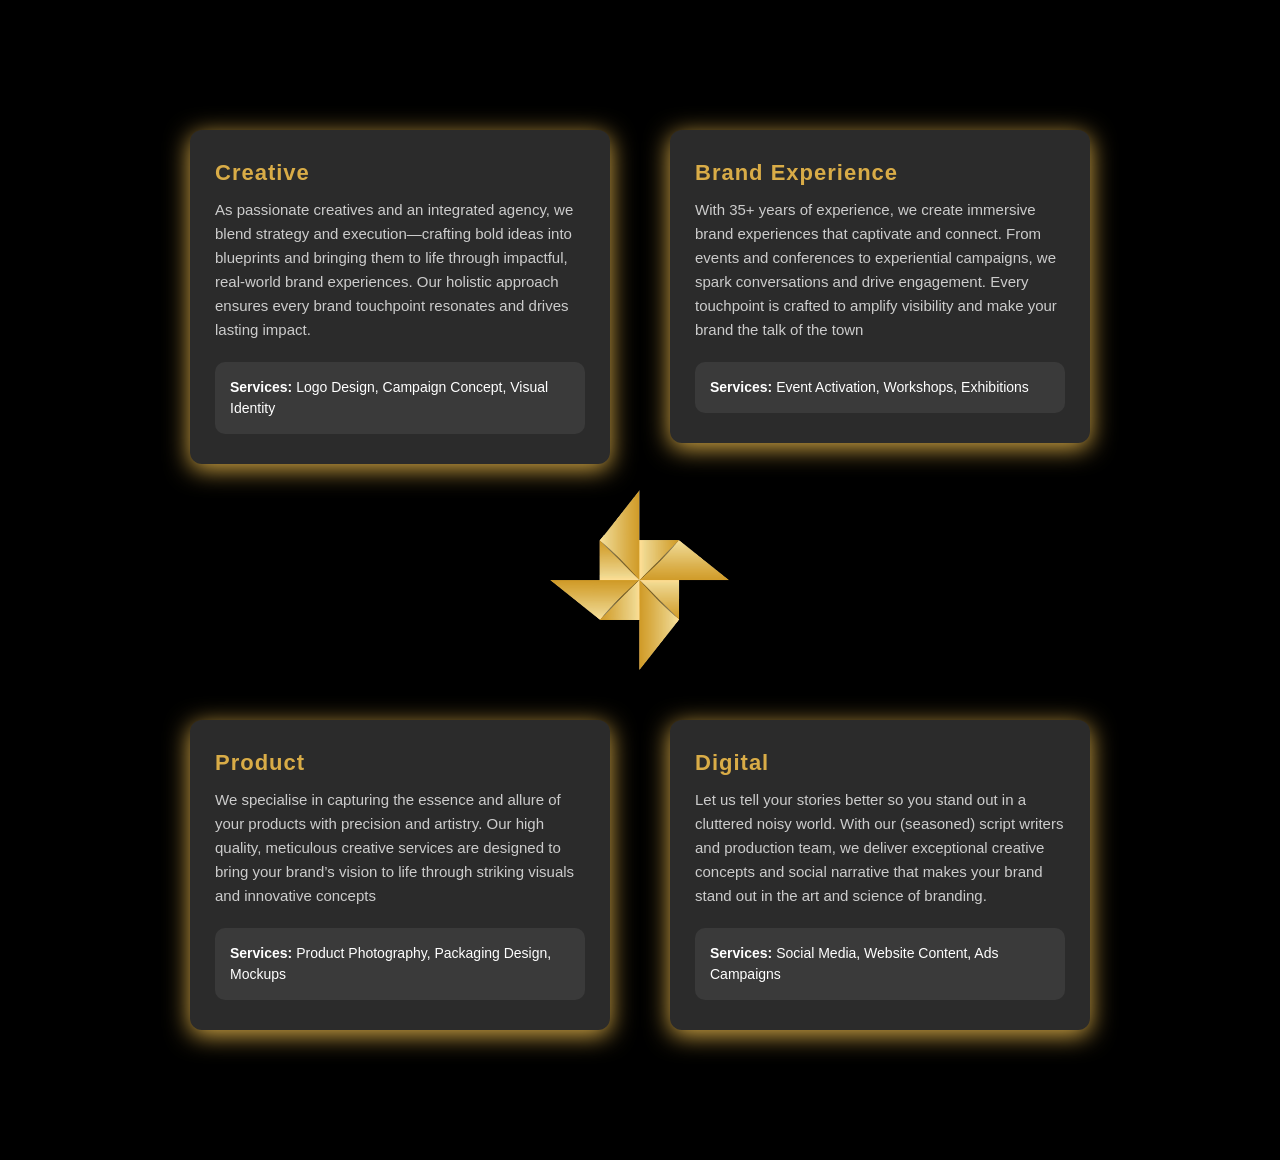
<file: pinwheel.html>
<!DOCTYPE html>
<html lang="en">
<head>
<meta charset="UTF-8">
<meta name="viewport" content="width=device-width, initial-scale=1.0">
<title>Animated Diagonal Pinwheel Services</title>

<style>
/* ===== RESET ===== */
* {
  margin: 0;
  padding: 0;
  box-sizing: border-box;
  font-family: "Helvetica Neue", Arial, sans-serif;
}

/* ===== SECTION ===== */
.services-pinwheel {
  padding: 80px 20px;
  background: black;
  text-align: center;
  color: #fff;
}

/* ===== WRAPPER ===== */
.pinwheel-wrapper {
  position: relative;
  width: 1000PX;
  height: 1000px;
  margin: auto;
  overflow: hidden;
}

/* ===== SERVICE BOXES ===== */
.service-box {
  position: absolute;
  width: 420px;
  min-height: 200px;
  background: #2b2b2b;
  padding: 30px 25px;
  box-shadow: 0 5px 25px #d9ac47;
  text-align: left;
  border-radius: 12px;
  opacity: 0;
}

.service-box h3 {
  font-size: 22px;
  margin-bottom: 12px;
  letter-spacing: 1px;
  color: #d9ac47;
}

.service-box p {
  font-size: 15px;
  line-height: 1.6;
  color: #ccc;
}

.service-box:hover {
  transform: scale(1.05);
  background: #3a3a3a;
}

/* ===== SUB BOX ===== */
.sub-box {
  margin-top: 20px;
  background: #3a3a3a;
  padding: 15px;
  border-radius: 10px;
  font-size: 14px;
  color: #fff;
  line-height: 1.5;
}

/* ===== ANIMATIONS FROM EACH SIDE ===== */

/* TOP LEFT BOX */
.top-left {
  top: 50px;
  left: 50px;
  animation: slideTopLeft 1s forwards;
}

/* TOP RIGHT BOX */
.top-right {
  top: 50px;
  right: 50px;
  animation: slideTopRight 1s forwards 0.2s;
}

/* BOTTOM LEFT BOX */
.bottom-left {
  bottom: 50px;
  left: 50px;
  animation: slideBottomLeft 1s forwards 0.4s;
}

/* BOTTOM RIGHT BOX */
.bottom-right {
  bottom: 50px;
  right: 50px;
  animation: slideBottomRight 1s forwards 0.6s;
}

/* ===== KEYFRAMES ===== */
@keyframes slideTopLeft {
  0%   { top: -300px; left: -400px; opacity: 0; }
  100% { top: 50px; left: 50px; opacity: 1; }
}

@keyframes slideTopRight {
  0%   { top: -300px; right: -400px; opacity: 0; }
  100% { top: 50px; right: 50px; opacity: 1; }
}

@keyframes slideBottomLeft {
  0%   { bottom: -300px; left: -400px; opacity: 0; }
  100% { bottom: 50px; left: 50px; opacity: 1; }
}

@keyframes slideBottomRight {
  0%   { bottom: -300px; right: -400px; opacity: 0; }
  100% { bottom: 50px; right: 50px; opacity: 1; }
}

/* ===== CENTER IMAGE ===== */
.pinwheel-container {
  position: absolute;
  top: 50%;
  left: 50%;
  width: 180px;
  height: 180px;
  border-radius: 50%;
  overflow: hidden;
  cursor: pointer;
  transform: translate(-50%, -50%);
  transition: transform 0.8s ease-in-out;
}

.pinwheel-container img {
  width: 100%;
  height: 100%;
  object-fit: cover;
  display: block;
  border-radius: 50%;
}

.pinwheel-container:hover {
  transform: translate(-50%, -50%) rotate(180deg);
}

/* ===== MOBILE ===== */
@media (max-width: 900px) {
  .pinwheel-wrapper {
    width: 100%;
    height: auto;
  }

  .service-box {
    position: static;
    margin: 20px auto;
    width: 90%;
    min-height: auto;
    animation: none;
  }

  .pinwheel-container {
    position: static;
    margin: 40px auto;
  }
}
</style>
</head>

<body>

<section class="services-pinwheel">

  <div class="pinwheel-wrapper">

    <!-- TOP LEFT -->
    <div class="service-box top-left">
      <h3>Creative</h3>
      <p>As passionate creatives and an integrated
agency, we blend strategy and
execution—crafting bold ideas into blueprints
and bringing them to life through impactful,
real-world brand experiences. Our holistic
approach ensures every brand touchpoint
resonates and drives lasting impact.</p>
      <div class="sub-box">
        <strong>Services:</strong> Logo Design, Campaign Concept, Visual Identity
      </div>
    </div>

    <!-- TOP RIGHT -->
    <div class="service-box top-right">
      <h3>Brand Experience</h3>
      <p>With 35+ years of experience, we create
immersive brand experiences that captivate and
connect. From events and conferences to
experiential campaigns, we spark conversations
and drive engagement. Every touchpoint is
crafted to amplify visibility and make your
brand the talk of the town</p>
      <div class="sub-box">
        <strong>Services:</strong> Event Activation, Workshops, Exhibitions
      </div>
    </div>

    <!-- BOTTOM LEFT -->
    <div class="service-box bottom-left">
      <h3>Product</h3>
      <p>We specialise in capturing the essence and
allure of your products with precision and
artistry. Our high quality, meticulous creative
services are designed to bring your brand’s
vision to life through striking visuals and
innovative concepts</p>
      <div class="sub-box">
        <strong>Services:</strong> Product Photography, Packaging Design, Mockups
      </div>
    </div>

    <!-- BOTTOM RIGHT -->
    <div class="service-box bottom-right">
      <h3>Digital</h3>
      <p>Let us tell your stories better so you stand out in
a cluttered noisy world. With our (seasoned)
script writers and production team, we deliver
exceptional creative concepts and social
narrative that makes your brand stand out in
the art and science of branding.</p>
      <div class="sub-box">
        <strong>Services:</strong> Social Media, Website Content, Ads Campaigns
      </div>
    </div>

    <!-- CENTER IMAGE -->
    <div class="pinwheel-container">
      <img src="./image/Elegans_logo.png" alt="Pinwheel Image">
    </div>

  </div>

</section>

</body>
</html>
</file>
